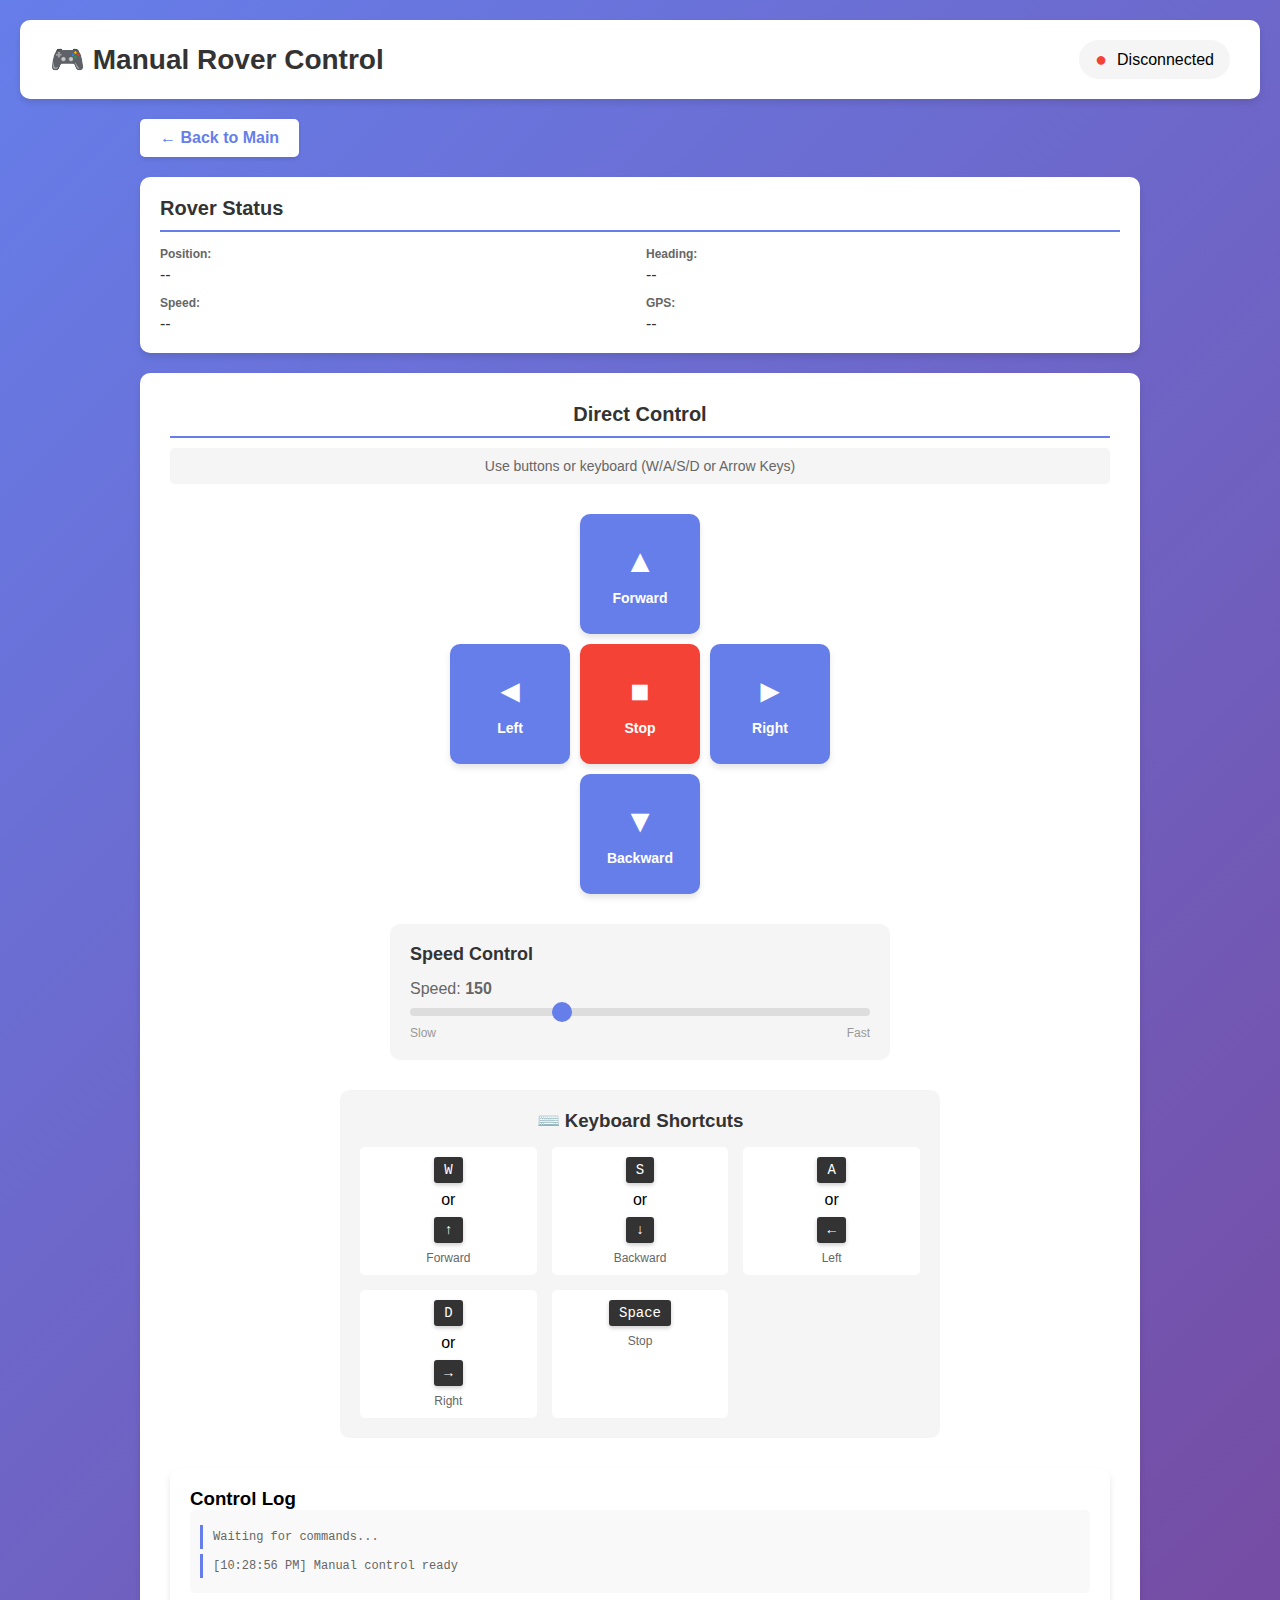
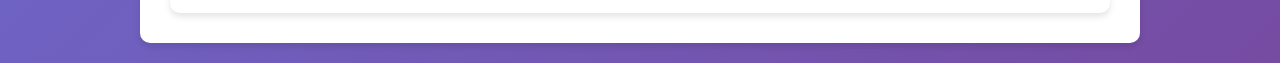
<file: manual.html>
<!DOCTYPE html>
<html lang="en">
<head>
    <meta charset="UTF-8">
    <meta name="viewport" content="width=device-width, initial-scale=1.0">
    <title>Manual Control - Rover</title>
    <link rel="stylesheet" href="style.css">
</head>
<body>
    <div class="container">
        <header>
            <h1>🎮 Manual Rover Control</h1>
            <div class="connection-status">
                <span id="connectionStatus" class="status-indicator">●</span>
                <span id="connectionText">Connecting...</span>
            </div>
        </header>

        <div class="manual-page-content">
            <!-- Back Button -->
            <div class="navigation-bar">
                <a href="index.html" class="back-btn">← Back to Main</a>
            </div>

            <!-- Status Display (Compact) -->
            <div class="status-section compact">
                <h2>Rover Status</h2>
                <div class="status-grid">
                    <div class="status-item">
                        <label>Position:</label>
                        <span id="position">--</span>
                    </div>
                    <div class="status-item">
                        <label>Heading:</label>
                        <span id="heading">--</span>
                    </div>
                    <div class="status-item">
                        <label>Speed:</label>
                        <span id="speed">--</span>
                    </div>
                    <div class="status-item">
                        <label>GPS:</label>
                        <span id="gpsStatus">--</span>
                    </div>
                </div>
            </div>

            <!-- Manual Control Section -->
            <div class="manual-control-main">
                <h2>Direct Control</h2>
                <p class="info-text">Use buttons or keyboard (W/A/S/D or Arrow Keys)</p>
                
                <!-- Control Pad -->
                <div class="control-pad">
                    <div class="control-buttons">
                        <div class="button-row">
                            <button class="control-btn large" id="forwardBtn">
                                <span class="arrow">▲</span>
                                <span class="label">Forward</span>
                            </button>
                        </div>
                        <div class="button-row">
                            <button class="control-btn large" id="leftBtn">
                                <span class="arrow">◄</span>
                                <span class="label">Left</span>
                            </button>
                            <button class="control-btn large stop" id="stopBtn">
                                <span class="arrow">■</span>
                                <span class="label">Stop</span>
                            </button>
                            <button class="control-btn large" id="rightBtn">
                                <span class="arrow">►</span>
                                <span class="label">Right</span>
                            </button>
                        </div>
                        <div class="button-row">
                            <button class="control-btn large" id="backwardBtn">
                                <span class="arrow">▼</span>
                                <span class="label">Backward</span>
                            </button>
                        </div>
                    </div>
                </div>

                <!-- Speed Control -->
                <div class="speed-control">
                    <h3>Speed Control</h3>
                    <div class="speed-slider">
                        <label for="speedSlider">Speed: <strong id="speedValue">150</strong></label>
                        <input type="range" id="speedSlider" min="100" max="255" value="150">
                        <div class="speed-labels">
                            <span>Slow</span>
                            <span>Fast</span>
                        </div>
                    </div>
                </div>

                <!-- Keyboard Shortcuts Info -->
                <div class="keyboard-info">
                    <h3>⌨️ Keyboard Shortcuts</h3>
                    <div class="shortcuts-grid">
                        <div class="shortcut-item">
                            <kbd>W</kbd> or <kbd>↑</kbd>
                            <span>Forward</span>
                        </div>
                        <div class="shortcut-item">
                            <kbd>S</kbd> or <kbd>↓</kbd>
                            <span>Backward</span>
                        </div>
                        <div class="shortcut-item">
                            <kbd>A</kbd> or <kbd>←</kbd>
                            <span>Left</span>
                        </div>
                        <div class="shortcut-item">
                            <kbd>D</kbd> or <kbd>→</kbd>
                            <span>Right</span>
                        </div>
                        <div class="shortcut-item">
                            <kbd>Space</kbd>
                            <span>Stop</span>
                        </div>
                    </div>
                </div>

                <!-- Activity Log -->
                <div class="log-section">
                    <h3>Control Log</h3>
                    <div id="activityLog" class="log-content">
                        <p>Waiting for commands...</p>
                    </div>
                </div>
            </div>
        </div>
    </div>

    <script src="manual.js"></script>
</body>
</html>
</file>
<file: style.css>
* {
    margin: 0;
    padding: 0;
    box-sizing: border-box;
}

body {
    font-family: 'Segoe UI', Tahoma, Geneva, Verdana, sans-serif;
    background: linear-gradient(135deg, #667eea 0%, #764ba2 100%);
    min-height: 100vh;
    padding: 20px;
}

.container {
    max-width: 1600px;
    margin: 0 auto;
}

header {
    background: white;
    padding: 20px 30px;
    border-radius: 10px;
    margin-bottom: 20px;
    box-shadow: 0 4px 6px rgba(0, 0, 0, 0.1);
    display: flex;
    justify-content: space-between;
    align-items: center;
}

header h1 {
    color: #333;
    font-size: 28px;
}

.connection-status {
    display: flex;
    align-items: center;
    gap: 10px;
    padding: 8px 16px;
    background: #f5f5f5;
    border-radius: 20px;
}

.status-indicator {
    font-size: 20px;
    animation: pulse 2s infinite;
}

.status-indicator.connected {
    color: #4caf50;
}

.status-indicator.disconnected {
    color: #f44336;
}

@keyframes pulse {
    0%, 100% { opacity: 1; }
    50% { opacity: 0.5; }
}

.main-content {
    display: grid;
    grid-template-columns: 2fr 1fr;
    gap: 20px;
}

.map-container {
    background: white;
    border-radius: 10px;
    overflow: hidden;
    box-shadow: 0 4px 6px rgba(0, 0, 0, 0.1);
    position: relative;
    height: calc(100vh - 150px);
}

#map {
    width: 100%;
    height: 100%;
}

.map-controls {
    position: absolute;
    top: 10px;
    right: 10px;
    z-index: 1000;
    display: flex;
    gap: 10px;
}

.map-controls button {
    background: white;
    border: 2px solid #667eea;
    padding: 8px 16px;
    border-radius: 5px;
    cursor: pointer;
    font-size: 14px;
    box-shadow: 0 2px 4px rgba(0, 0, 0, 0.2);
    transition: all 0.3s;
}

.map-controls button:hover {
    background: #667eea;
    color: white;
}

.control-panel {
    display: flex;
    flex-direction: column;
    gap: 20px;
    max-height: calc(100vh - 150px);
    overflow-y: auto;
}

.status-section,
.manual-control-section,
.autonomous-section,
.log-section {
    background: white;
    padding: 20px;
    border-radius: 10px;
    box-shadow: 0 4px 6px rgba(0, 0, 0, 0.1);
}

h2 {
    color: #333;
    margin-bottom: 15px;
    font-size: 20px;
    border-bottom: 2px solid #667eea;
    padding-bottom: 10px;
}

.status-grid {
    display: grid;
    grid-template-columns: 1fr 1fr;
    gap: 12px;
}

.status-item {
    display: flex;
    flex-direction: column;
    gap: 5px;
}

.status-item label {
    font-size: 12px;
    color: #666;
    font-weight: 600;
}

.status-item span {
    font-size: 16px;
    color: #333;
    font-weight: 500;
}

.control-buttons {
    display: flex;
    flex-direction: column;
    align-items: center;
    gap: 10px;
}

.button-row {
    display: flex;
    gap: 10px;
}

.control-btn {
    width: 80px;
    height: 80px;
    border: none;
    border-radius: 10px;
    background: #667eea;
    color: white;
    font-size: 14px;
    font-weight: bold;
    cursor: pointer;
    transition: all 0.3s;
    box-shadow: 0 4px 6px rgba(0, 0, 0, 0.1);
}

.control-btn:hover {
    background: #5568d3;
    transform: translateY(-2px);
    box-shadow: 0 6px 8px rgba(0, 0, 0, 0.15);
}

.control-btn:active {
    transform: translateY(0);
}

.control-btn.stop {
    background: #f44336;
}

.control-btn.stop:hover {
    background: #da190b;
}

.autonomous-controls {
    display: flex;
    flex-direction: column;
    gap: 15px;
}

.info-text {
    color: #666;
    font-size: 14px;
    text-align: center;
    padding: 10px;
    background: #f5f5f5;
    border-radius: 5px;
}

.action-btn {
    padding: 12px 24px;
    border: none;
    border-radius: 5px;
    font-size: 16px;
    font-weight: bold;
    cursor: pointer;
    transition: all 0.3s;
}

.action-btn.start {
    background: #4caf50;
    color: white;
}

.action-btn.start:hover {
    background: #45a049;
}

.action-btn.stop {
    background: #f44336;
    color: white;
}

.action-btn.stop:hover {
    background: #da190b;
}

.waypoint-info {
    display: flex;
    justify-content: space-around;
    padding: 10px;
    background: #f5f5f5;
    border-radius: 5px;
}

.log-section {
    max-height: 250px;
}

.log-content {
    max-height: 180px;
    overflow-y: auto;
    font-size: 12px;
    color: #666;
    background: #f9f9f9;
    padding: 10px;
    border-radius: 5px;
    font-family: 'Courier New', monospace;
}

.log-content p {
    margin: 5px 0;
    padding: 5px;
    border-left: 3px solid #667eea;
    padding-left: 10px;
}

.action-buttons {
    display: grid;
    grid-template-columns: 1fr 1fr;
    gap: 10px;
}

.nav-btn {
    padding: 12px;
    background: #2196f3;
    color: white;
    border: none;
    border-radius: 5px;
    font-size: 16px;
    font-weight: bold;
    cursor: pointer;
    transition: all 0.3s;
    text-decoration: none;
    text-align: center;
    display: block;
}

.nav-btn:hover {
    background: #1976d2;
    transform: translateY(-2px);
}

.settings-btn {
    padding: 12px;
    background: #ff9800;
    color: white;
    border: none;
    border-radius: 5px;
    font-size: 16px;
    font-weight: bold;
    cursor: pointer;
    transition: all 0.3s;
}

.settings-btn:hover {
    background: #f57c00;
}

/* Modal Styles */
.modal {
    display: none;
    position: fixed;
    z-index: 2000;
    left: 0;
    top: 0;
    width: 100%;
    height: 100%;
    background-color: rgba(0, 0, 0, 0.5);
}

.modal-content {
    background-color: white;
    margin: 5% auto;
    padding: 30px;
    border-radius: 10px;
    width: 90%;
    max-width: 500px;
    box-shadow: 0 4px 6px rgba(0, 0, 0, 0.3);
}

.close {
    color: #aaa;
    float: right;
    font-size: 28px;
    font-weight: bold;
    cursor: pointer;
}

.close:hover {
    color: #000;
}

.form-group {
    margin-bottom: 20px;
}

.form-group label {
    display: block;
    margin-bottom: 5px;
    color: #333;
    font-weight: 600;
}

.form-group input {
    width: 100%;
    padding: 10px;
    border: 2px solid #ddd;
    border-radius: 5px;
    font-size: 14px;
}

.form-group input:focus {
    outline: none;
    border-color: #667eea;
}

/* Responsive Design */
@media (max-width: 1200px) {
    .main-content {
        grid-template-columns: 1fr;
    }

    .map-container {
        height: 400px;
    }

    .control-panel {
        max-height: none;
    }
}

@media (max-width: 768px) {
    header {
        flex-direction: column;
        gap: 15px;
        text-align: center;
    }

    .status-grid {
        grid-template-columns: 1fr;
    }

    .control-btn {
        width: 70px;
        height: 70px;
        font-size: 12px;
    }
}

/* Scrollbar Styling */
.control-panel::-webkit-scrollbar,
.log-content::-webkit-scrollbar {
    width: 8px;
}

.control-panel::-webkit-scrollbar-track,
.log-content::-webkit-scrollbar-track {
    background: #f1f1f1;
    border-radius: 10px;
}

.control-panel::-webkit-scrollbar-thumb,
.log-content::-webkit-scrollbar-thumb {
    background: #667eea;
    border-radius: 10px;
}

.control-panel::-webkit-scrollbar-thumb:hover,
.log-content::-webkit-scrollbar-thumb:hover {
    background: #5568d3;
}

/* ===== Manual Control Page Styles ===== */
.manual-page-content {
    max-width: 1000px;
    margin: 0 auto;
}

.navigation-bar {
    margin-bottom: 20px;
}

.back-btn {
    display: inline-block;
    padding: 10px 20px;
    background: white;
    color: #667eea;
    text-decoration: none;
    border-radius: 5px;
    font-weight: 600;
    box-shadow: 0 2px 4px rgba(0, 0, 0, 0.1);
    transition: all 0.3s;
}

.back-btn:hover {
    background: #667eea;
    color: white;
    transform: translateX(-5px);
}

.status-section.compact {
    background: white;
    padding: 20px;
    border-radius: 10px;
    box-shadow: 0 4px 6px rgba(0, 0, 0, 0.1);
    margin-bottom: 20px;
}

.manual-control-main {
    background: white;
    padding: 30px;
    border-radius: 10px;
    box-shadow: 0 4px 6px rgba(0, 0, 0, 0.1);
}

.manual-control-main h2 {
    text-align: center;
    margin-bottom: 10px;
}

.manual-control-main > .info-text {
    text-align: center;
    margin-bottom: 30px;
}

.control-pad {
    display: flex;
    justify-content: center;
    margin: 30px 0;
}

.control-btn.large {
    width: 120px;
    height: 120px;
    font-size: 16px;
    display: flex;
    flex-direction: column;
    align-items: center;
    justify-content: center;
    gap: 10px;
}

.control-btn.large .arrow {
    font-size: 32px;
}

.control-btn.large .label {
    font-size: 14px;
}

.control-btn.active {
    background: #5568d3;
    transform: scale(0.95);
    box-shadow: 0 2px 4px rgba(0, 0, 0, 0.2);
}

.control-btn.stop.active {
    background: #da190b;
}

.speed-control {
    max-width: 500px;
    margin: 30px auto;
    padding: 20px;
    background: #f5f5f5;
    border-radius: 10px;
}

.speed-control h3 {
    margin-bottom: 15px;
    color: #333;
    font-size: 18px;
}

.speed-slider {
    display: flex;
    flex-direction: column;
    gap: 10px;
}

.speed-slider label {
    font-size: 16px;
    color: #666;
}

.speed-slider input[type="range"] {
    width: 100%;
    height: 8px;
    border-radius: 5px;
    background: #ddd;
    outline: none;
    -webkit-appearance: none;
}

.speed-slider input[type="range"]::-webkit-slider-thumb {
    -webkit-appearance: none;
    appearance: none;
    width: 20px;
    height: 20px;
    border-radius: 50%;
    background: #667eea;
    cursor: pointer;
}

.speed-slider input[type="range"]::-moz-range-thumb {
    width: 20px;
    height: 20px;
    border-radius: 50%;
    background: #667eea;
    cursor: pointer;
    border: none;
}

.speed-labels {
    display: flex;
    justify-content: space-between;
    font-size: 12px;
    color: #999;
}

.keyboard-info {
    max-width: 600px;
    margin: 30px auto;
    padding: 20px;
    background: #f5f5f5;
    border-radius: 10px;
}

.keyboard-info h3 {
    margin-bottom: 15px;
    color: #333;
    text-align: center;
}

.shortcuts-grid {
    display: grid;
    grid-template-columns: repeat(auto-fit, minmax(150px, 1fr));
    gap: 15px;
}

.shortcut-item {
    display: flex;
    flex-direction: column;
    align-items: center;
    gap: 8px;
    padding: 10px;
    background: white;
    border-radius: 5px;
}

.shortcut-item kbd {
    background: #333;
    color: white;
    padding: 5px 10px;
    border-radius: 3px;
    font-family: monospace;
    font-size: 14px;
    box-shadow: 0 2px 4px rgba(0, 0, 0, 0.2);
}

.shortcut-item span {
    font-size: 12px;
    color: #666;
}

@media (max-width: 768px) {
    .control-btn.large {
        width: 90px;
        height: 90px;
    }
    
    .control-btn.large .arrow {
        font-size: 24px;
    }
    
    .control-btn.large .label {
        font-size: 12px;
    }
    
    .action-buttons {
        grid-template-columns: 1fr;
    }
}
</file>
